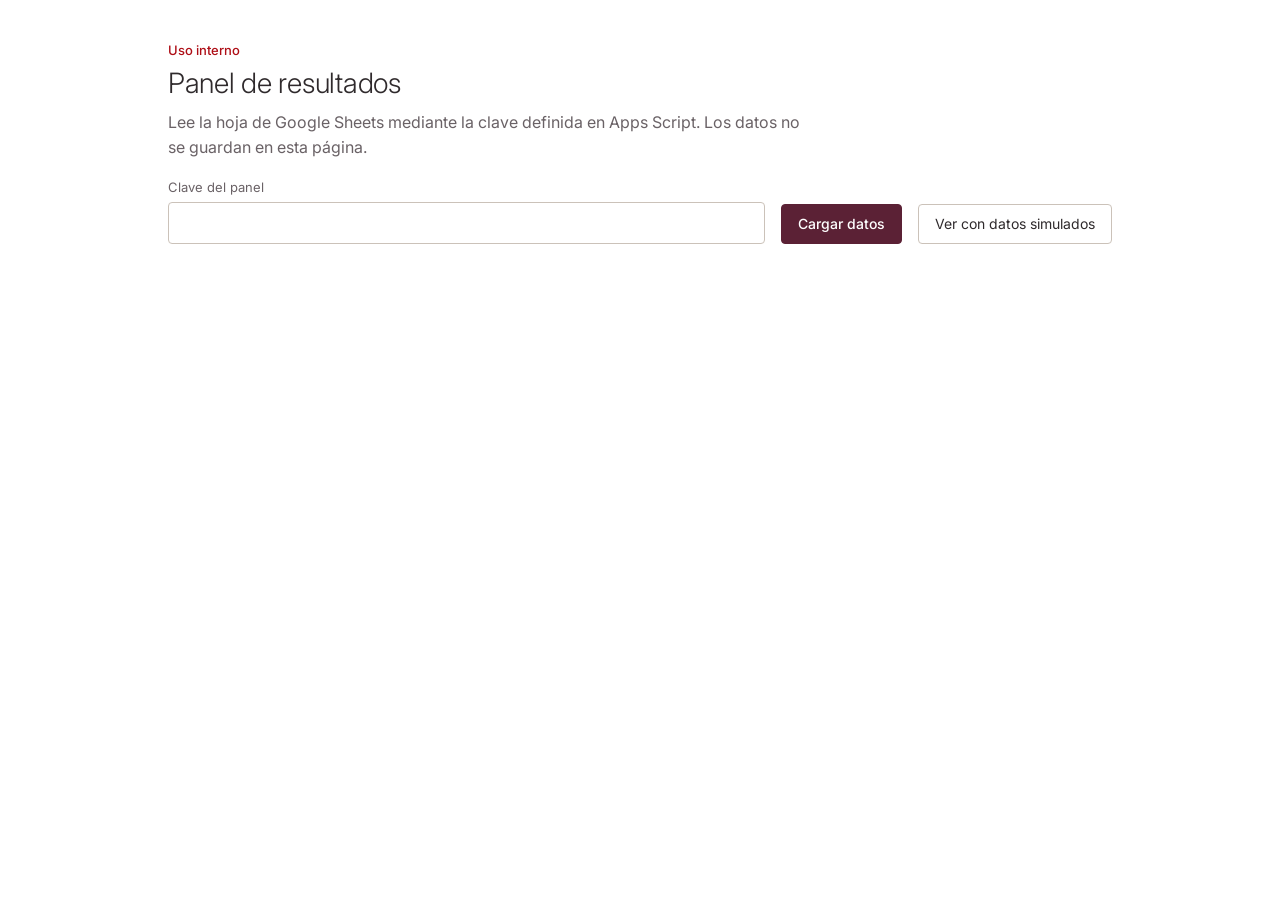
<file: panel.html>
<!doctype html>
<html lang="es">
<head>
<meta charset="utf-8">
<meta name="viewport" content="width=device-width, initial-scale=1">
<meta name="robots" content="noindex">
<title>Panel interno</title>
<link href="https://fonts.googleapis.com/css2?family=Inter:wght@300;400;500;600&display=swap" rel="stylesheet">
<link rel="stylesheet" href="css/estilo.css">
<style>
  main{max-width:1040px;margin:0 auto}
  .bar{display:grid;grid-template-columns:230px 1fr 90px;gap:12px;align-items:center;font-size:13.5px;font-weight:400;padding:7px 0;border-bottom:1px solid var(--line)}
  .bar .pista{display:grid;gap:3px}
  .bar .pista i{display:block;height:7px;border-radius:2px}
  .bar .pista i.pre{background:var(--gris)} .bar .pista i.post{background:var(--vino)}
  .ley span{display:inline-flex;align-items:center;gap:6px;margin-right:16px;font-size:13px;font-weight:400;color:var(--muted)}
  .ley i{width:12px;height:7px;border-radius:2px;display:inline-block}
  .scroll{overflow:auto;max-height:420px}
</style>
</head>
<body>
<main>
  <p class="sobre">Uso interno</p>
  <h1>Panel de resultados</h1>
  <p class="lead">Lee la hoja de Google Sheets mediante la clave definida en Apps Script. Los datos no se guardan en esta página.</p>
  <div class="campos" style="grid-template-columns:1fr auto auto;align-items:end">
    <label class="campo">Clave del panel<input id="clave" type="password" autocomplete="off"></label>
    <button class="btn pri" id="cargar">Cargar datos</button>
    <button class="btn" id="demo">Ver con datos simulados</button>
  </div>
  <p class="nota" id="msg"></p>
  <div id="out"></div>
</main>
<script src="js/config.js"></script>
<script src="js/items.js"></script>
<script>
const $ = (s) => document.querySelector(s);
const esc = (s) => String(s).replace(/[&<>"]/g, (c) => ({ '&': '&amp;', '<': '&lt;', '>': '&gt;', '"': '&quot;' }[c]));
const pct = (a, b) => b ? Math.round(100 * a / b) : 0;
let FILAS = [];

$('#cargar').addEventListener('click', async () => {
  if (!CONFIG.ENDPOINT) { $('#msg').textContent = 'Falta configurar ENDPOINT en js/config.js.'; return; }
  $('#msg').textContent = 'Cargando.';
  try {
    const r = await fetch(CONFIG.ENDPOINT + '?clave=' + encodeURIComponent($('#clave').value));
    const d = await r.json();
    if (d.error) { $('#msg').textContent = 'Clave incorrecta.'; return; }
    $('#msg').textContent = `${d.filas.length} eventos leídos.`;
    pinta(d.filas, false);
  } catch (e) { $('#msg').textContent = 'No se pudo leer la hoja. Revisa la URL y los permisos de la implementación.'; }
});

$('#demo').addEventListener('click', () => {
  const f = [];
  for (let n = 1; n <= 24; n++) {
    const pid = 'S' + String.fromCharCode(64 + (n % 26 || 1)) + '-' + String(1000 + n * 37).slice(-4), forma = n % 2 ? 'A' : 'B';
    ['pre', 'post'].forEach((fase) => ITEMS.forEach((p, i) => {
      const prob = fase === 'pre' ? 0.38 + 0.05 * (i % 3) : 0.62 + 0.05 * (i % 3);
      const ok = Math.random() < prob, it = p[fase === 'pre' ? forma : (forma === 'A' ? 'B' : 'A')];
      const malas = it.ops.filter((o) => !o.ok);
      f.push({ pid, semestre: '2026-2', forma_pre: forma, evento: 'respuesta_' + fase, item: p.id, habilidad: p.h, correcta: ok ? 1 : 0,
        error: ok ? '' : malas[Math.floor(Math.random() * malas.length)].err, texto: p.abierta ? 'Sustento simulado.' : '', ms: 30000 + Math.random() * 60000 });
    }));
    f.push({ pid, evento: 'fin', ms: (22 + Math.random() * 14) * 60000 });
  }
  $('#msg').textContent = 'Datos simulados, generados al azar. No corresponden a ningún estudiante.';
  pinta(f, true);
});

function pinta(filas, demo) {
  FILAS = filas;
  const P = {};
  filas.forEach((r) => {
    if (!r.pid) return;
    const p = P[r.pid] || (P[r.pid] = { pid: r.pid, sem: r.semestre || '', forma: r.forma_pre || '', pre: {}, post: {}, min: null });
    const m = /^respuesta_(pre|post)$/.exec(r.evento);
    if (m) p[m[1]][String(r.item).slice(0, 2)] = { ok: +r.correcta === 1, err: r.error, h: r.habilidad, txt: r.texto, ms: +r.ms };
    if (r.evento === 'fin') p.min = Math.round(+r.ms / 60000);
  });
  const ps = Object.values(P), n = ITEMS.length;
  const cuenta = (o) => Object.values(o).filter((x) => x.ok).length;
  const comp = ps.filter((p) => Object.keys(p.pre).length === n && Object.keys(p.post).length === n);
  const prom = (f) => comp.length ? (comp.reduce((s, p) => s + f(p), 0) / comp.length).toFixed(2) : '0';

  let h = `<div class="datos">
    <div class="dato"><b>${ps.length}</b><span>Participantes que iniciaron</span></div>
    <div class="dato"><b>${comp.length}</b><span>Sesiones completas</span></div>
    <div class="dato"><b>${prom((p) => cuenta(p.pre))} de ${n}</b><span>Promedio inicial</span></div>
    <div class="dato"><b>${prom((p) => cuenta(p.post))} de ${n}</b><span>Promedio final</span></div></div>
    <h2>Porcentaje de aciertos por habilidad en sesiones completas</h2>
    <p class="ley"><span><i style="background:var(--gris)"></i>Inicial</span><span><i style="background:var(--vino)"></i>Final</span></p>`;
  ITEMS.forEach((it) => {
    const a = pct(comp.filter((p) => p.pre[it.id].ok).length, comp.length), b = pct(comp.filter((p) => p.post[it.id].ok).length, comp.length);
    h += `<div class="bar"><span>${HABILIDADES[it.h]}</span><span class="pista"><i class="pre" style="width:${a}%"></i><i class="post" style="width:${b}%"></i></span><span class="r" style="text-align:right">${a}% → ${b}%</span></div>`;
  });

  const err = {};
  ps.forEach((p) => ['pre', 'post'].forEach((f) => Object.values(p[f]).forEach((x) => { if (x.err) { err[x.err] = err[x.err] || { pre: 0, post: 0 }; err[x.err][f]++; } })));
  h += `<h2>Frecuencia de cada tipo de error</h2><table><thead><tr><th>Error</th><th class="r">Inicial</th><th class="r">Final</th></tr></thead><tbody>${
    Object.entries(err).sort((a, b) => b[1].pre - a[1].pre).map(([k, v]) => `<tr><td>${esc(ERRORES[k] || k)}</td><td class="r">${v.pre}</td><td class="r">${v.post}</td></tr>`).join('')}</tbody></table>`;

  h += `<h2>Resultados por participante</h2><div class="scroll"><table><thead><tr><th>Participante</th><th>Semestre</th><th>Forma inicial</th><th class="r">Inicial</th><th class="r">Final</th><th class="r">Diferencia</th><th class="r">Minutos</th></tr></thead><tbody>${
    ps.map((p) => { const a = cuenta(p.pre), b = Object.keys(p.post).length ? cuenta(p.post) : null;
      return `<tr><td>${esc(p.pid)}</td><td>${esc(p.sem)}</td><td>${esc(p.forma)}</td><td class="r">${a}</td><td class="r">${b === null ? 'sin terminar' : b}</td><td class="r">${b === null ? '' : (b - a > 0 ? '+' : '') + (b - a)}</td><td class="r">${p.min === null ? '' : p.min}</td></tr>`; }).join('')}</tbody></table></div>`;

  const abiertas = [];
  ps.forEach((p) => ['pre', 'post'].forEach((f) => Object.entries(p[f]).forEach(([id, x]) => { if (x.txt) abiertas.push([p.pid, f === 'pre' ? 'Inicial' : 'Final', id, x.ok ? 'Correcta' : 'Incorrecta', x.txt]); })));
  h += `<h2>Sustentos escritos para corregir con rúbrica</h2><div class="scroll"><table><thead><tr><th>Participante</th><th>Fase</th><th>Ítem</th><th>Alternativa</th><th>Sustento</th></tr></thead><tbody>${
    abiertas.map((a) => `<tr>${a.map((c) => `<td>${esc(c)}</td>`).join('')}</tr>`).join('')}</tbody></table></div>
    <div class="acciones">${demo ? '' : '<button class="btn" id="csv">Descargar todos los eventos en CSV</button>'}</div>`;
  $('#out').innerHTML = h;
  const b = $('#csv');
  b && b.addEventListener('click', () => {
    const cols = Object.keys(FILAS[0] || {});
    const txt = '﻿' + [cols.join(',')].concat(FILAS.map((r) => cols.map((c) => `"${String(r[c] ?? '').replace(/"/g, '""')}"`).join(','))).join('\r\n');
    const a = document.createElement('a'); a.href = URL.createObjectURL(new Blob([txt], { type: 'text/csv' })); a.download = 'eventos.csv'; a.click();
  });
}
</script>
</body>
</html>
</file>
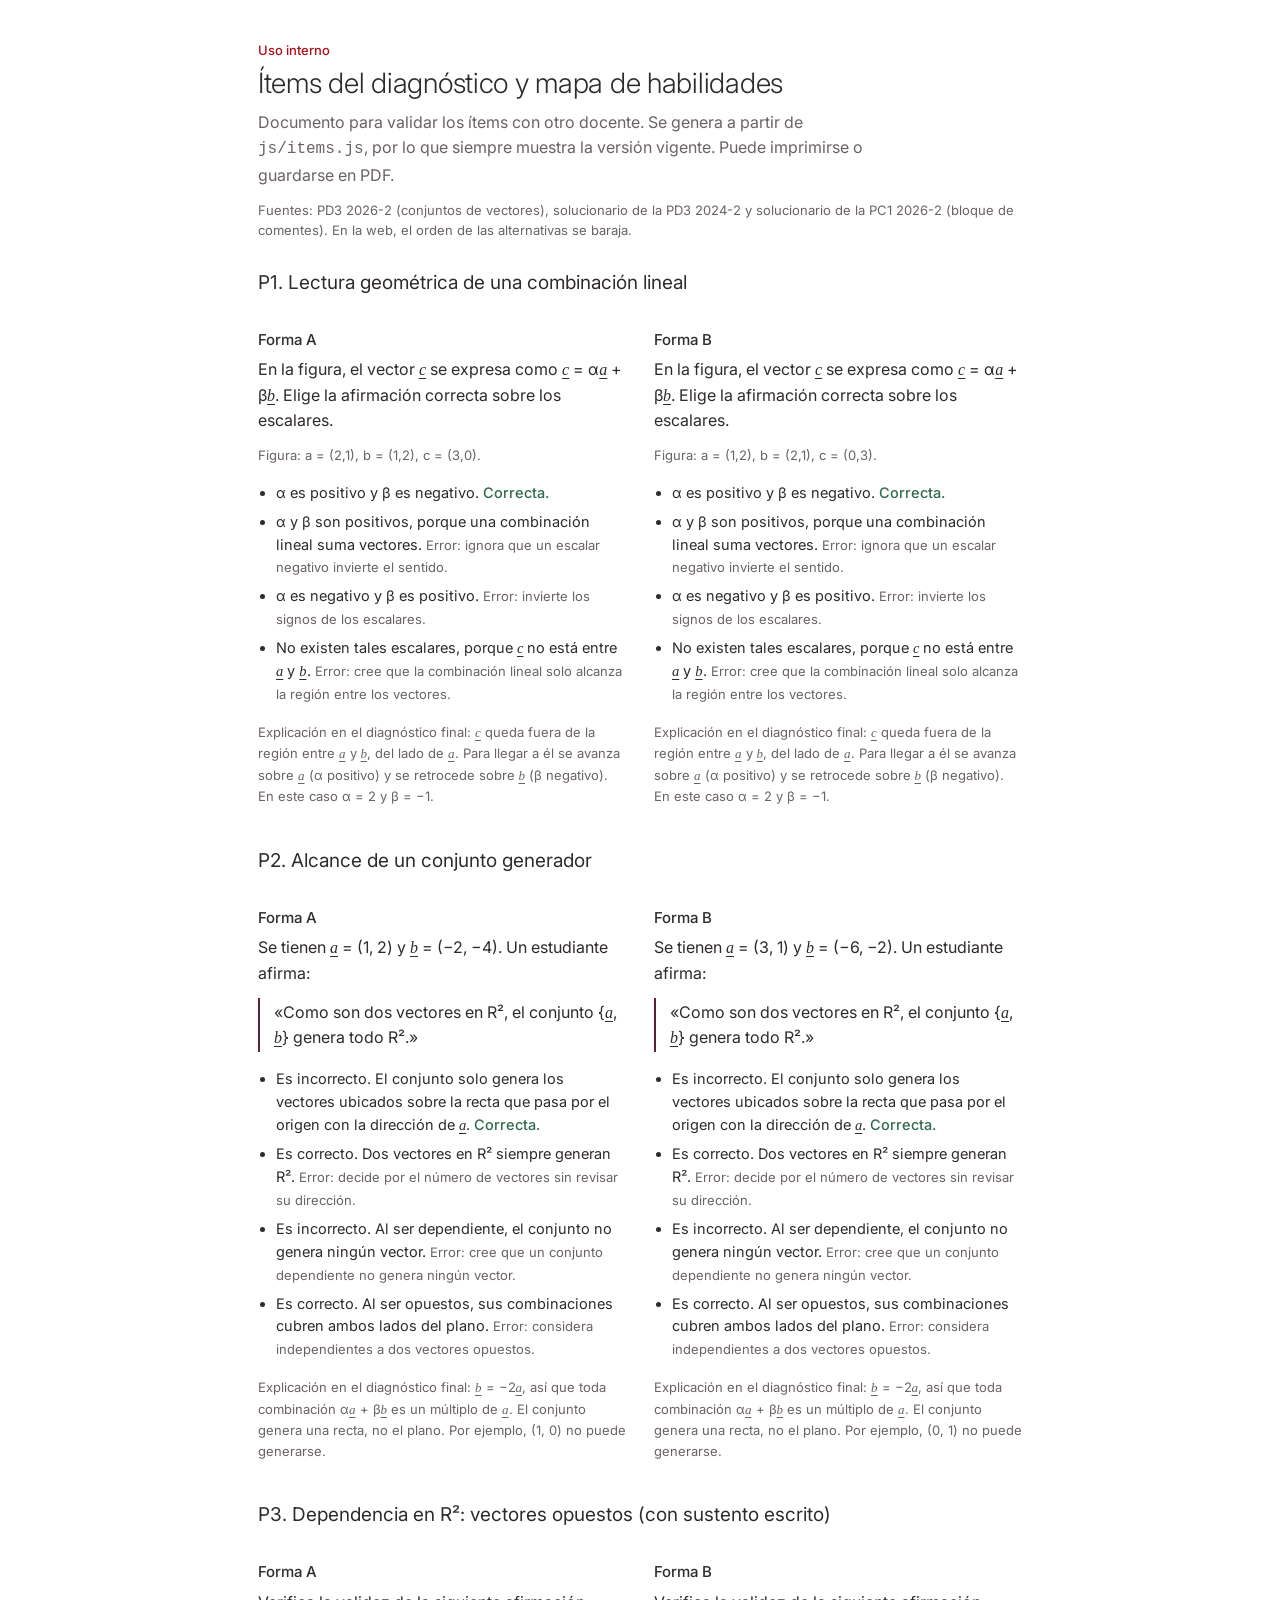
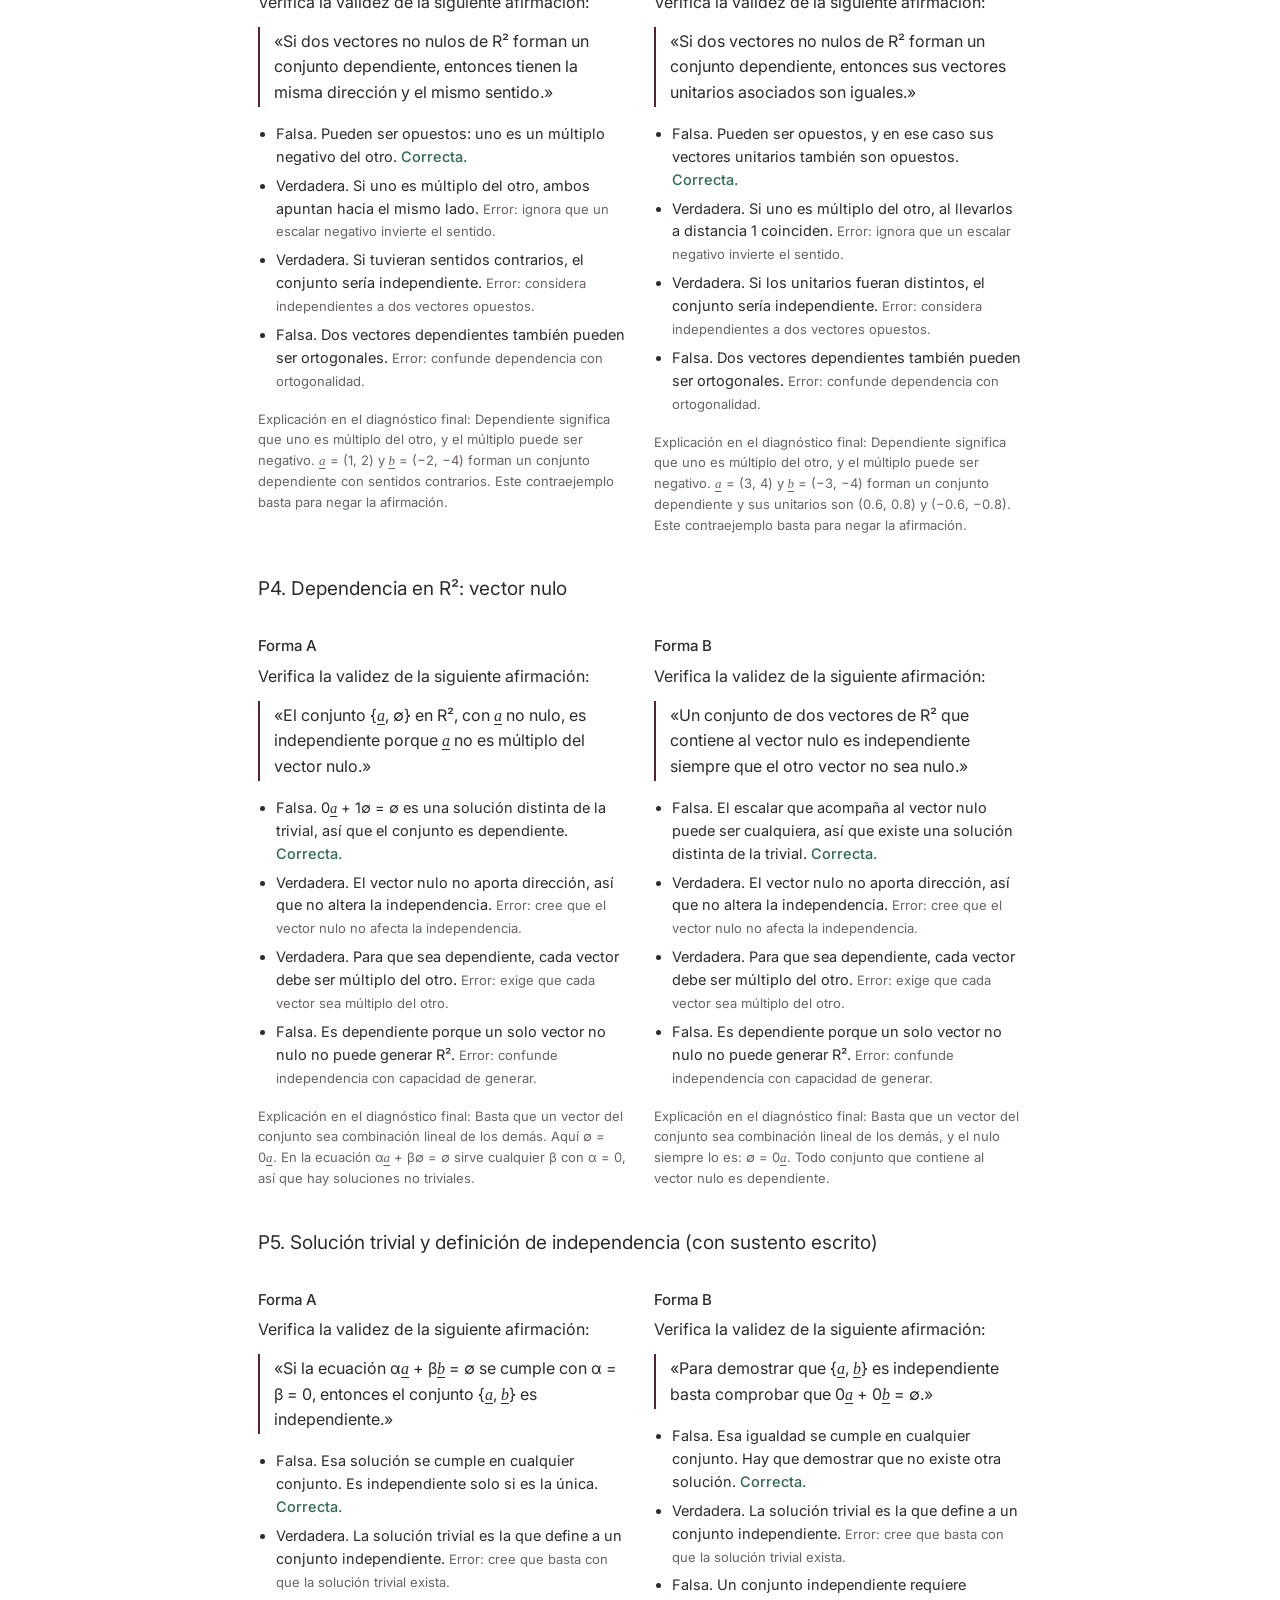
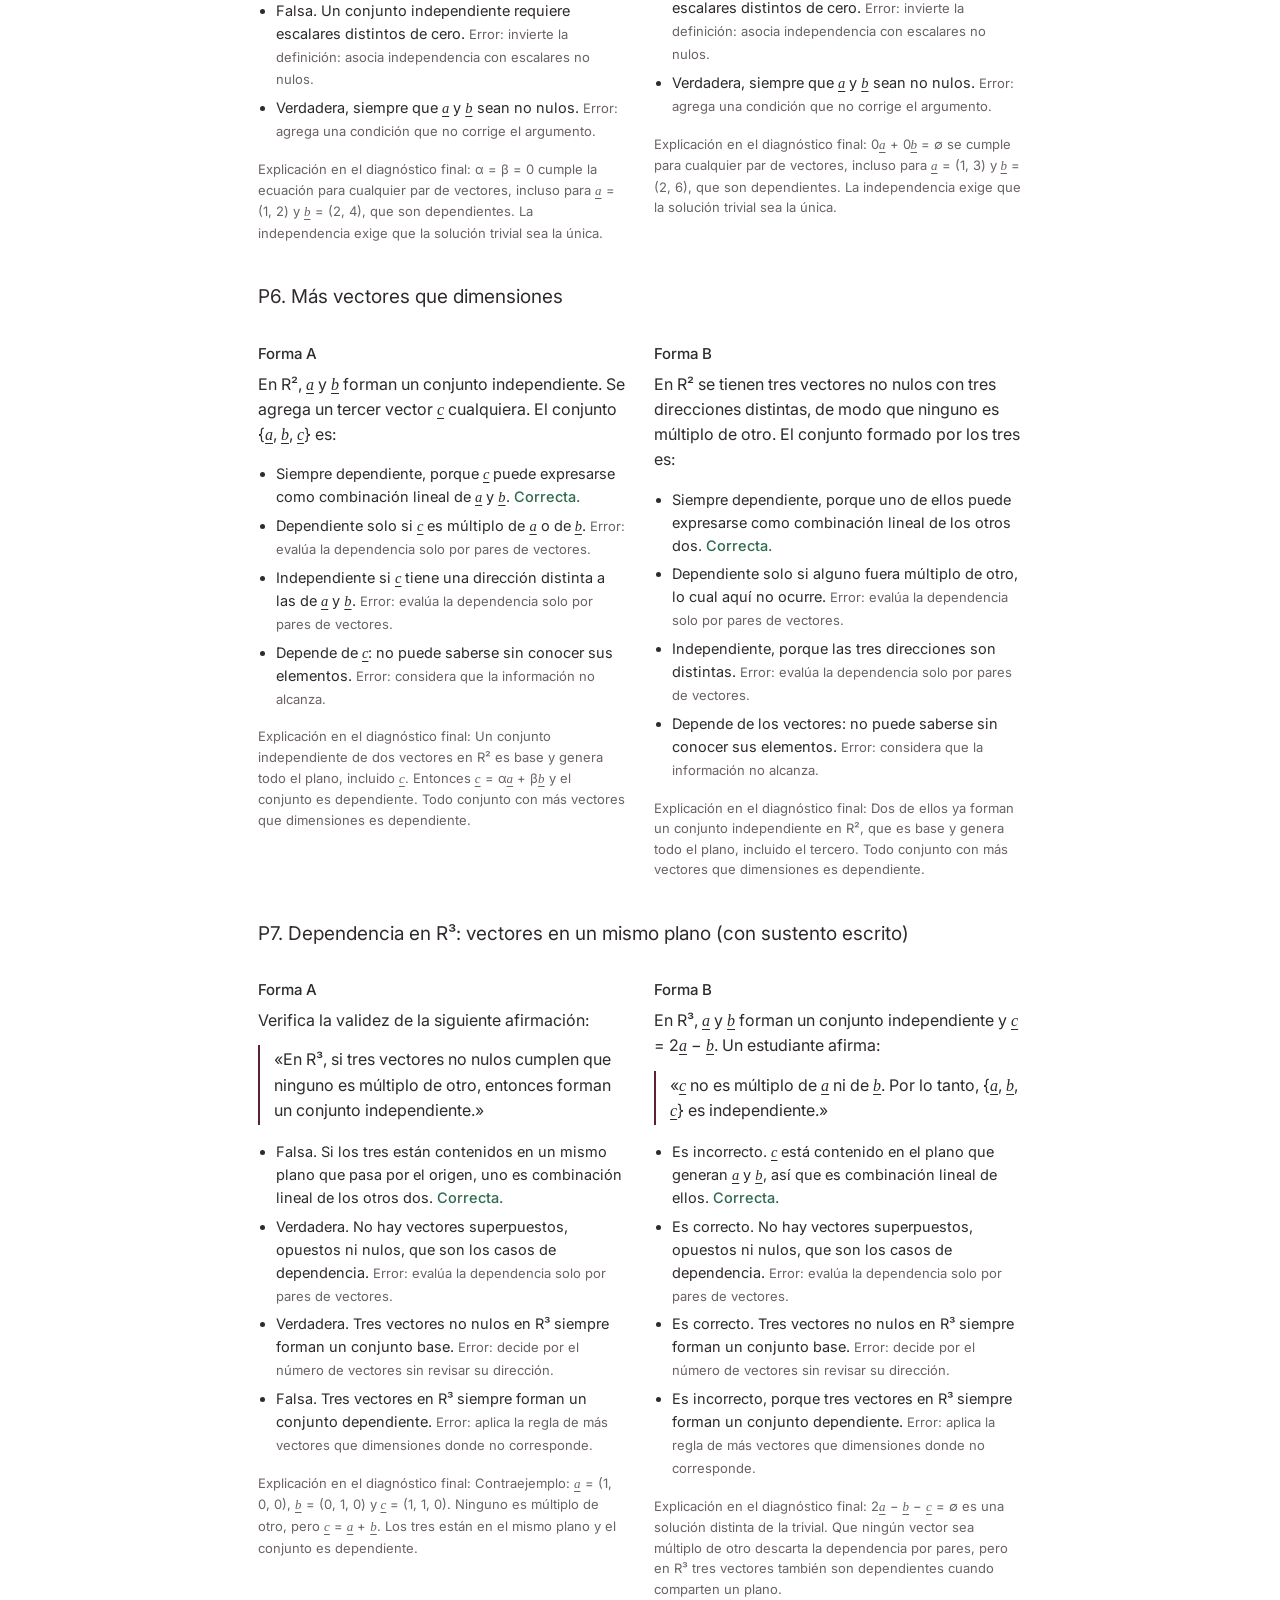
<file: revision-items.html>
<!doctype html>
<html lang="es">
<head>
<meta charset="utf-8">
<meta name="viewport" content="width=device-width, initial-scale=1">
<meta name="robots" content="noindex">
<title>Revisión de ítems</title>
<link href="https://fonts.googleapis.com/css2?family=Inter:wght@300;400;500;600&display=swap" rel="stylesheet">
<link rel="stylesheet" href="css/estilo.css">
<style>main{max-width:860px;margin:0 auto} .par{display:grid;grid-template-columns:1fr 1fr;gap:28px} li{font-weight:400;font-size:14.5px;margin-bottom:6px} ul{padding-left:18px} .ok{color:var(--ok);font-weight:500} @media print{.par{break-inside:avoid}}</style>
</head>
<body>
<main>
  <p class="sobre">Uso interno</p>
  <h1>Ítems del diagnóstico y mapa de habilidades</h1>
  <p class="lead">Documento para validar los ítems con otro docente. Se genera a partir de <code>js/items.js</code>, por lo que siempre muestra la versión vigente. Puede imprimirse o guardarse en PDF.</p>
  <p class="nota">Fuentes: PD3 2026-2 (conjuntos de vectores), solucionario de la PD3 2024-2 y solucionario de la PC1 2026-2 (bloque de comentes). En la web, el orden de las alternativas se baraja.</p>
  <div id="out"></div>
</main>
<script src="js/items.js"></script>
<script>
document.getElementById('out').innerHTML = ITEMS.map((p) => `
  <h2>${p.id}. ${HABILIDADES[p.h]}${p.abierta ? ' (con sustento escrito)' : ''}</h2>
  <div class="par">${['A', 'B'].map((f) => { const it = p[f]; return `<div><h3>Forma ${f}</h3>
    <p style="font-weight:400">${it.enun}</p>${it.cita ? `<p class="cita" style="font-weight:400">${it.cita}</p>` : ''}
    ${it.fig ? `<p class="nota">Figura: a = (${it.fig.a}), b = (${it.fig.b}), c = (${it.fig.c}).</p>` : ''}
    <ul>${it.ops.map((o) => `<li>${o.t} ${o.ok ? '<span class="ok">Correcta.</span>' : `<span class="nota">Error: ${ERRORES[o.err].toLowerCase()}.</span>`}</li>`).join('')}</ul>
    <p class="nota">Explicación en el diagnóstico final: ${it.exp}</p></div>`; }).join('')}</div>`).join('');
</script>
</body>
</html>
</file>
<file: css/estilo.css>
:root{
  color-scheme:light;
  --ink:#2f2a2c; --muted:#6a6266; --line:#e9e3dc; --soft:#f8f4ee; --crema:#fbf8f3; --ctl:#cbc2b9;
  --vino:#5B2135; --vino-soft:#f3e9ec; --rojo:#AE0E16; --gris:#7F8992; --gris-txt:#59626b;
  --ocre:#b8933d; --ocre-txt:#86651a; --ok:#2f6b4f; --ok-soft:#e9f3ee; --mal-soft:#fbecec;
  --font:'Inter','Aptos',system-ui,-apple-system,'Segoe UI',Roboto,Arial,sans-serif;
}
*{box-sizing:border-box}
html,body{margin:0;height:100%}
body{background:#fff;color:var(--ink);font-family:var(--font);font-weight:300;font-size:16px;line-height:1.58;-webkit-font-smoothing:antialiased}
b,strong{font-weight:600;color:var(--vino)}
h1{font-size:28px;font-weight:300;letter-spacing:-.01em;line-height:1.2;margin:0 0 10px}
h2{font-size:19px;font-weight:400;line-height:1.3;margin:30px 0 10px}
h3{font-size:15px;font-weight:500;margin:22px 0 6px}
p{margin:0 0 12px}
.lead{color:var(--muted);font-weight:400;max-width:64ch}
.nota{font-size:13px;font-weight:400;color:var(--muted)}
.v{font-family:'Cambria Math',Cambria,Georgia,serif;font-style:italic;font-weight:400;text-decoration:underline;text-underline-offset:3px;text-decoration-thickness:1px}
.ca{color:var(--vino)} .cb{color:var(--gris-txt)} .cc{color:var(--rojo)} .ct{color:var(--ocre-txt)}

.app{display:grid;grid-template-columns:272px 1fr;min-height:100vh}
.menu{background:var(--crema);border-right:1px solid var(--line);padding:26px 0 18px;position:sticky;top:0;height:100vh;display:flex;flex-direction:column;overflow:auto}
.marca{padding:0 22px 18px;border-bottom:1px solid var(--line)}
.marca-t{font-size:16px;font-weight:500;color:var(--vino);margin:0;line-height:1.3}
.marca-s{font-size:13px;font-weight:400;color:var(--muted);margin:3px 0 0}
#nav{padding:14px 0;flex:1}
.nav-g{font-size:12.5px;font-weight:500;color:var(--muted);padding:14px 22px 5px;margin:0}
.nav-i{display:flex;gap:10px;align-items:baseline;width:100%;text-align:left;background:none;border:0;border-left:2px solid transparent;padding:7px 20px;font:inherit;font-size:14px;font-weight:400;color:var(--ink);cursor:pointer}
.nav-i:hover:not(:disabled){background:#f3ede5}
.nav-i:disabled{color:#a79f9a;cursor:default}
.nav-i.act{border-left-color:var(--rojo);color:var(--vino);font-weight:500;background:#f5efe7}
.nav-i .est{width:14px;flex:none;font-size:12px;color:var(--ok)}
.menu-pie{padding:12px 22px 0;border-top:1px solid var(--line)}
.barra{height:3px;background:var(--line);border-radius:2px;overflow:hidden}
#barra-av{height:100%;width:0;background:var(--vino);transition:width .4s}
#avance-txt{font-size:12.5px;font-weight:400;color:var(--muted);margin:8px 0 0}

main{padding:40px 48px 64px;max-width:1180px;outline:none}
.estrecho{max-width:720px}
.entra{animation:entra .35s ease both}
@keyframes entra{from{opacity:0;transform:translateY(6px)}to{opacity:1;transform:none}}
.sobre{font-size:13px;font-weight:500;color:var(--rojo);margin:0 0 6px}

.filas{border-top:1px solid var(--line);margin:14px 0 22px}
.fila{display:grid;grid-template-columns:190px 1fr;gap:16px;padding:10px 0;border-bottom:1px solid var(--line);font-size:14.5px}
.fila>span:first-child{font-weight:500;color:var(--vino)}
.fila>span:last-child{color:var(--muted);font-weight:400}

.consent{background:var(--soft);border-radius:4px;padding:16px 18px;font-size:14.5px;font-weight:400;max-height:260px;overflow:auto;margin:10px 0 16px}
.consent p{margin:0 0 9px}
.campos{display:grid;grid-template-columns:repeat(3,1fr);gap:16px;margin:16px 0}
label.campo{display:block;font-size:13px;font-weight:400;color:var(--muted)}
.campo input,.campo select,textarea,input.num{display:block;width:100%;margin-top:5px;border:1px solid var(--ctl);border-radius:4px;padding:8px 10px;font:inherit;font-weight:400;font-size:15px;color:var(--ink);background:#fff}
input.num{width:84px;display:inline-block;margin:0 6px;text-align:center}
textarea{min-height:74px;resize:vertical}
.check{display:flex;gap:10px;align-items:flex-start;font-size:14.5px;font-weight:400}
.check input{accent-color:var(--vino);margin-top:5px}
:focus-visible{outline:2px solid var(--vino);outline-offset:2px}

.btn{border:1px solid var(--ctl);background:#fff;border-radius:4px;padding:8px 16px;min-height:38px;font:inherit;font-size:14px;font-weight:400;color:var(--ink);cursor:pointer}
.btn:hover:not(:disabled){background:var(--soft)}
.btn.pri{background:var(--vino);border-color:var(--vino);color:#fff;font-weight:500}
.btn.pri:hover:not(:disabled){background:#4a1a2b}
.btn:disabled{opacity:.45;cursor:default}
.btn[aria-pressed=true]{background:var(--vino-soft);border-color:#c9a3ae;color:var(--vino)}
.acciones{display:flex;gap:10px;align-items:center;margin-top:20px;flex-wrap:wrap}
.enlace{background:none;border:0;font:inherit;font-size:13px;font-weight:400;color:var(--muted);text-decoration:underline;cursor:pointer;padding:4px}

/* Pruebas */
.enun{font-size:17px;font-weight:400;margin:14px 0 16px;max-width:66ch}
.cita{border-left:2px solid var(--vino);padding:2px 0 2px 14px;margin:10px 0 14px;font-weight:400}
.ops{display:grid;gap:8px;max-width:720px}
.op{display:flex;gap:12px;align-items:flex-start;border:1px solid var(--line);border-radius:4px;padding:11px 14px;cursor:pointer;font-weight:400;font-size:15px;background:#fff;text-align:left;font-family:inherit;color:inherit;line-height:1.5}
.op:hover:not(:disabled){border-color:var(--ctl);background:var(--crema)}
.op .l{flex:none;width:22px;height:22px;border:1px solid var(--ctl);border-radius:50%;font-size:12px;display:grid;place-items:center;margin-top:1px;color:var(--muted)}
.op.sel{border-color:var(--vino);background:var(--vino-soft)}
.op.sel .l{background:var(--vino);border-color:var(--vino);color:#fff}
.op.bien{border-color:var(--ok);background:var(--ok-soft)}
.op.bien .l{background:var(--ok);border-color:var(--ok);color:#fff}
.op.mal{border-color:var(--rojo);background:var(--mal-soft)}
.op:disabled{cursor:default}
.retro{border-top:1px solid var(--line);margin-top:18px;padding-top:14px;max-width:720px;font-weight:400;font-size:15px}
.retro .ver{font-weight:500}
.retro .ver.si{color:var(--ok)} .retro .ver.no{color:var(--rojo)}
.figmini{width:300px;height:300px;margin:6px 0 14px;border:1px solid var(--line);border-radius:4px}

/* Lección */
.leccion{display:grid;grid-template-columns:minmax(330px,5fr) minmax(380px,6fr);gap:44px;align-items:start}
.col-g{position:sticky;top:28px}
.pasos-ind{display:flex;gap:6px;margin:18px 0 14px}
.pasos-ind span{height:3px;flex:1;background:var(--line);border-radius:2px}
.pasos-ind span.hecho{background:var(--vino)} .pasos-ind span.act{background:var(--rojo)}
.paso-n{font-size:13px;font-weight:500;color:var(--muted);margin:0 0 4px}
.paso-txt{min-height:150px}
.paso-txt p{font-size:16.5px}
.tarea{border-top:1px solid var(--line);border-bottom:1px solid var(--line);padding:12px 0;margin:14px 0 0;display:grid;grid-template-columns:1fr auto;gap:14px;align-items:center;font-weight:400;font-size:15px}
.tarea .q{font-size:12.5px;font-weight:500;color:var(--rojo);display:block;margin-bottom:2px}
.tarea .estado{font-size:13px;font-weight:500;color:var(--muted);white-space:nowrap}
.tarea.ok .estado{color:var(--ok)}
.tarea.ok{background:linear-gradient(#fff,#fff)}
.descubre{margin-top:12px;font-weight:400;font-size:15px;color:var(--ink);border-left:2px solid var(--ok);padding-left:12px;animation:entra .4s ease both}
.tablero{width:100%;aspect-ratio:1/1;max-width:min(560px,calc(100vh - 250px));min-width:300px;border:1px solid var(--line);border-radius:4px;background:#fff}
.ctrl{max-width:560px;margin-top:12px;display:grid;gap:8px}
.ctrl .grupo{display:flex;gap:8px;flex-wrap:wrap}
.sl{display:grid;grid-template-columns:130px 1fr 52px;gap:12px;align-items:center;font-size:14px;font-weight:400}
.sl input{width:100%;accent-color:var(--vino)}
.sl output{font-weight:500;color:var(--vino);font-variant-numeric:tabular-nums;text-align:right}
.lectura{max-width:560px;margin-top:12px;border-top:1px solid var(--line);padding-top:10px;min-height:76px;font-weight:400;font-size:15px;font-variant-numeric:tabular-nums}
.lectura .tipo{font-size:19px;font-weight:400;display:block;margin-bottom:2px}
.lectura .dep{color:var(--rojo)} .lectura .ind{color:var(--ok)}
.JXGtext{font-family:var(--font)!important}
.JXGtext u{text-underline-offset:3px}

.practica{border-top:1px solid var(--line);margin-top:26px;padding-top:6px}
.caja-eco{border-top:2px solid var(--vino);background:var(--crema);padding:14px 18px;margin-top:26px;font-weight:400;font-size:15px}
.caja-eco h3{margin-top:0;color:var(--vino)}

table{border-collapse:collapse;width:100%;font-size:14px;font-weight:400}
th{font-size:12.5px;font-weight:500;color:var(--muted);text-align:left}
th,td{padding:8px 10px 8px 0;border-bottom:1px solid var(--line);vertical-align:top}
td.si{color:var(--ok);font-weight:500} td.no{color:var(--rojo);font-weight:500}
td.r,th.r{text-align:right}
.datos{display:grid;grid-template-columns:repeat(4,1fr);gap:20px;margin:18px 0}
.dato{border-top:1px solid var(--line);padding-top:8px}
.dato b{display:block;font-size:22px;font-weight:300;color:var(--ink);font-variant-numeric:tabular-nums}
.dato span{font-size:13px;font-weight:400;color:var(--muted)}

@media (max-width:980px){
  .app{grid-template-columns:1fr}
  .menu{position:static;height:auto}
  main{padding:26px 18px 48px}
  .leccion{grid-template-columns:1fr;gap:20px}
  .col-g{position:static}
  .campos,.datos{grid-template-columns:1fr 1fr}
}
</file>
